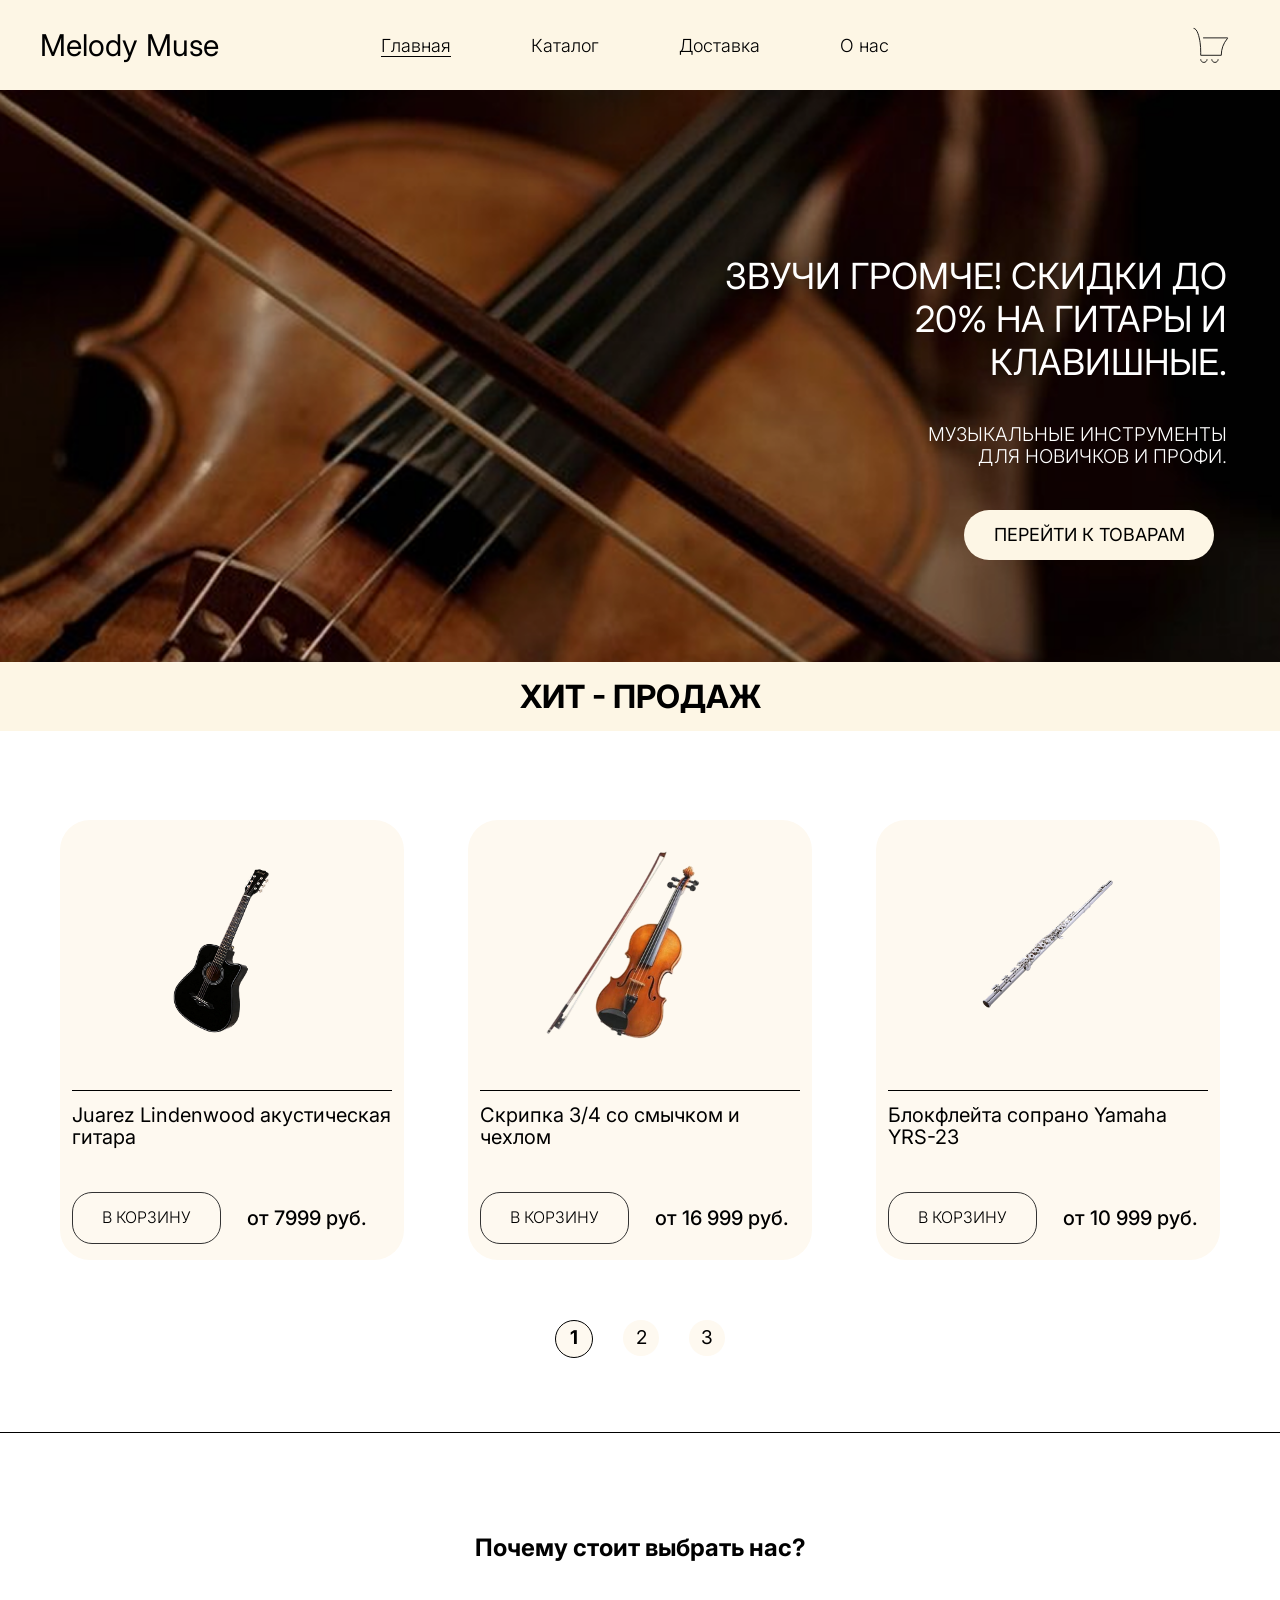
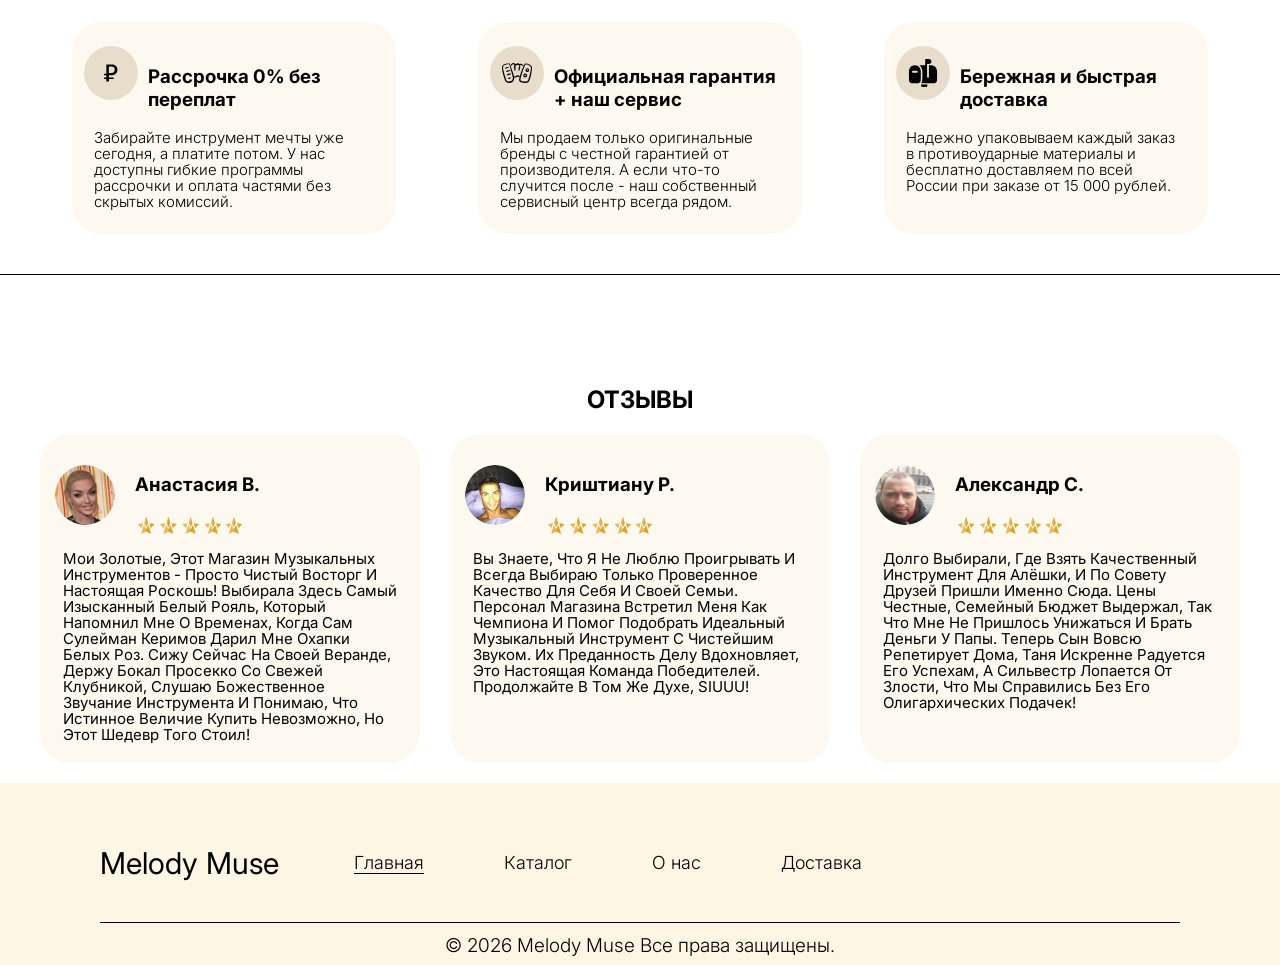
<file: index.html>
<!DOCTYPE html>
<html lang="ru">

<head>
    <meta charset="UTF-8">
    <meta name="viewport" content="width=device-width, initial-scale=1.0">
    <link rel="preconnect" href="https://fonts.googleapis.com">
    <link rel="preconnect" href="https://fonts.gstatic.com" crossorigin>
    <link
        href="https://fonts.googleapis.com/css2?family=Inter:ital,opsz,wght@0,14..32,100..900;1,14..32,100..900&display=swap"
        rel="stylesheet">
    <link rel="stylesheet" href="css/style.css">
    <title>Главная</title>
</head>

<body>
    <header>
        <a class="logo">Melody Muse</a>
        <nav>
            <ul>
                <li><a href="index.html" class="active">Главная</a></li>
                <li><a href="catalog.html">Каталог</a></li>
                <li><a href="delivery.html">Доставка</a></li>
                <li><a href="about.html">О нас</a></li>
            </ul>
        </nav>
        <a href="#" class="shop"><img src="img/shop.svg" alt=""></a>
    </header>

    <main>
        <section class="banner">
            <img src="img/banner.png" alt="" class="banner-img">
            <h1>Звучи громче! Скидки до<br>20% на гитары и<br>клавишные.</h1>
            <p>Музыкальные инструменты<br>для новичков и профи.</p>
            <a href="one_product.html" class="btn">Перейти к товарам</a>
        </section>

        <h2 class="hits">ХИТ - ПРОДАЖ</h2>

        <section class="products">
            <div class="card">
                <img src="img/1.png" alt="Гитара">
                <h3>Juarez Lindenwood акустическая гитара</h3>
                <div class="buy">
                    <a href="#" class="to-buy">В корзину</a>
                    <span>от 7999 руб.</span>
                </div>
            </div>
            <div class="card">
                <img src="img/2.png" alt="Скрипка">
                <h3>Скрипка 3/4 со смычком и чехлом</h3>
                <div class="buy">
                    <a href="#" class="to-buy">В корзину</a>
                    <span>от 16 999 руб.</span>
                </div>
            </div>
            <div class="card">
                <img src="img/3.png" alt="Флейта">
                <h3>Блокфлейта сопрано Yamaha YRS-23</h3>
                <div class="buy">
                    <a href="#" class="to-buy">В корзину</a>
                    <span>от 10 999 руб.</span>
                </div>
            </div>
        </section>

        <div class="pages">
            <a href="#" class="current">1</a>
            <a href="#">2</a>
            <a href="#">3</a>
        </div>


        <section class="why">
            <h2>Почему стоит выбрать нас?</h2>
            <div class="why-list">
                <div class="why-card">
                    <div class="why-top">
                        <div class="icon"><img src="img/rub.svg" alt=""></div>
                        <h3>Рассрочка 0% без переплат</h3>
                    </div>
                    <p>Забирайте инструмент мечты уже сегодня, а платите потом. У нас доступны гибкие программы
                        рассрочки и оплата частями без скрытых комиссий.</p>
                </div>
                <div class="why-card">
                    <div class="why-top">
                        <div class="icon"><img src="img/g.svg" alt=""></div>
                        <h3>Официальная гарантия + наш сервис</h3>
                    </div>
                    <p>Мы продаем только оригинальные бренды с честной гарантией от производителя. А если что-то
                        случится после - наш собственный сервисный центр всегда рядом.</p>
                </div>
                <div class="why-card">
                    <div class="why-top">
                        <div class="icon"><img src="img/delivery.svg" alt=""></div>
                        <h3>Бережная и быстрая доставка</h3>
                    </div>
                    <p>Надежно упаковываем каждый заказ в противоударные материалы и бесплатно доставляем по всей России
                        при заказе от 15 000 рублей.</p>
                </div>
            </div>
        </section>


        <section class="reviews">
            <h2>ОТЗЫВЫ</h2>
            <div class="reviews-list">
                <div class="review">
                    <div class="review-head">
                        <img src="img/i1.png" alt="">
                        <div>
                            <h3>Анастасия В.</h3>
                            <img src="img/stars.svg" class="stars">
                        </div>
                    </div>
                    <p>Мои золотые, этот магазин музыкальных инструментов - просто чистый восторг и настоящая роскошь!
                        Выбирала здесь самый изысканный белый рояль, который напомнил мне о временах, когда сам Сулейман
                        Керимов дарил мне охапки белых роз. Сижу сейчас на своей веранде, держу бокал просекко со свежей
                        клубникой, слушаю божественное звучание инструмента и понимаю, что истинное величие купить
                        невозможно, но этот шедевр того стоил!</p>
                </div>
                <div class="review">
                    <div class="review-head">
                        <img src="img/i2.png" alt="">
                        <div>
                            <h3>Криштиану Р.</h3>
                            <img src="img/stars.svg" class="stars">
                        </div>
                    </div>
                    <p>Вы знаете, что я не люблю проигрывать и всегда выбираю только проверенное качество для себя и
                        своей семьи. Персонал магазина встретил меня как чемпиона и помог подобрать идеальный
                        музыкальный инструмент с чистейшим звуком. Их преданность делу вдохновляет, это настоящая
                        команда победителей. Продолжайте в том же духе, SIUUU!</p>
                </div>
                <div class="review">
                    <div class="review-head">
                        <img src="img/i3.png" alt="">
                        <div>
                            <h3>Александр С.</h3>
                            <img src="img/stars.svg" class="stars">
                        </div>
                    </div>
                    <p>Долго выбирали, где взять качественный инструмент для Алёшки, и по совету друзей пришли именно
                        сюда. Цены честные, семейный бюджет выдержал, так что мне не пришлось унижаться и брать деньги у
                        папы. Теперь сын вовсю репетирует дома, Таня искренне радуется его успехам, а Сильвестр лопается
                        от злости, что мы справились без его олигархических подачек!</p>
                </div>
            </div>
        </section>

    </main>

    <footer>
        <div class="footer-top">
            <a class="logo">Melody Muse</a>
            <nav>
                <ul>
                    <li><a href="index.html" class="active">Главная</a></li>
                    <li><a href="catalog.html">Каталог</a></li>
                    <li><a href="about.html">О нас</a></li>
                    <li><a href="delivery.html">Доставка</a></li>
                </ul>
            </nav>
        </div>
        <p>© 2026 Melody Muse Все права защищены.</p>
    </footer>

</body>


</html>
</file>
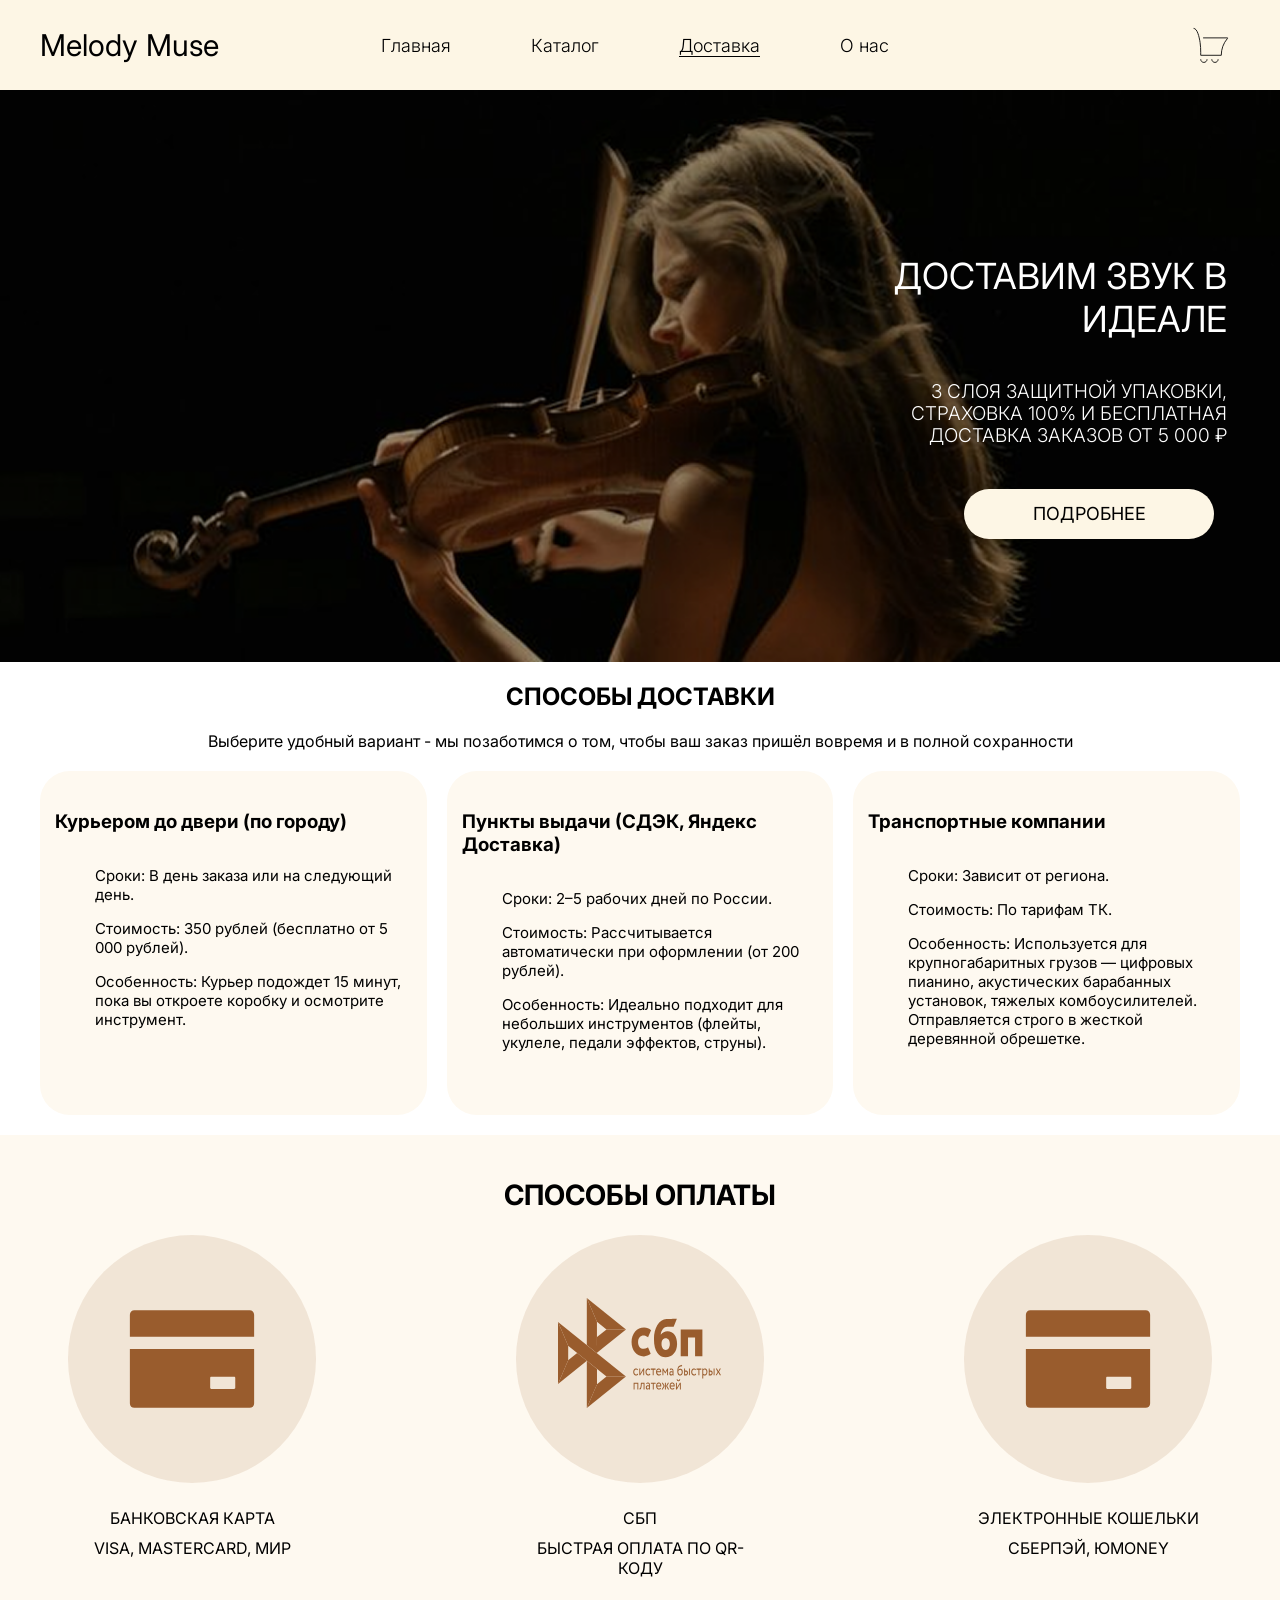
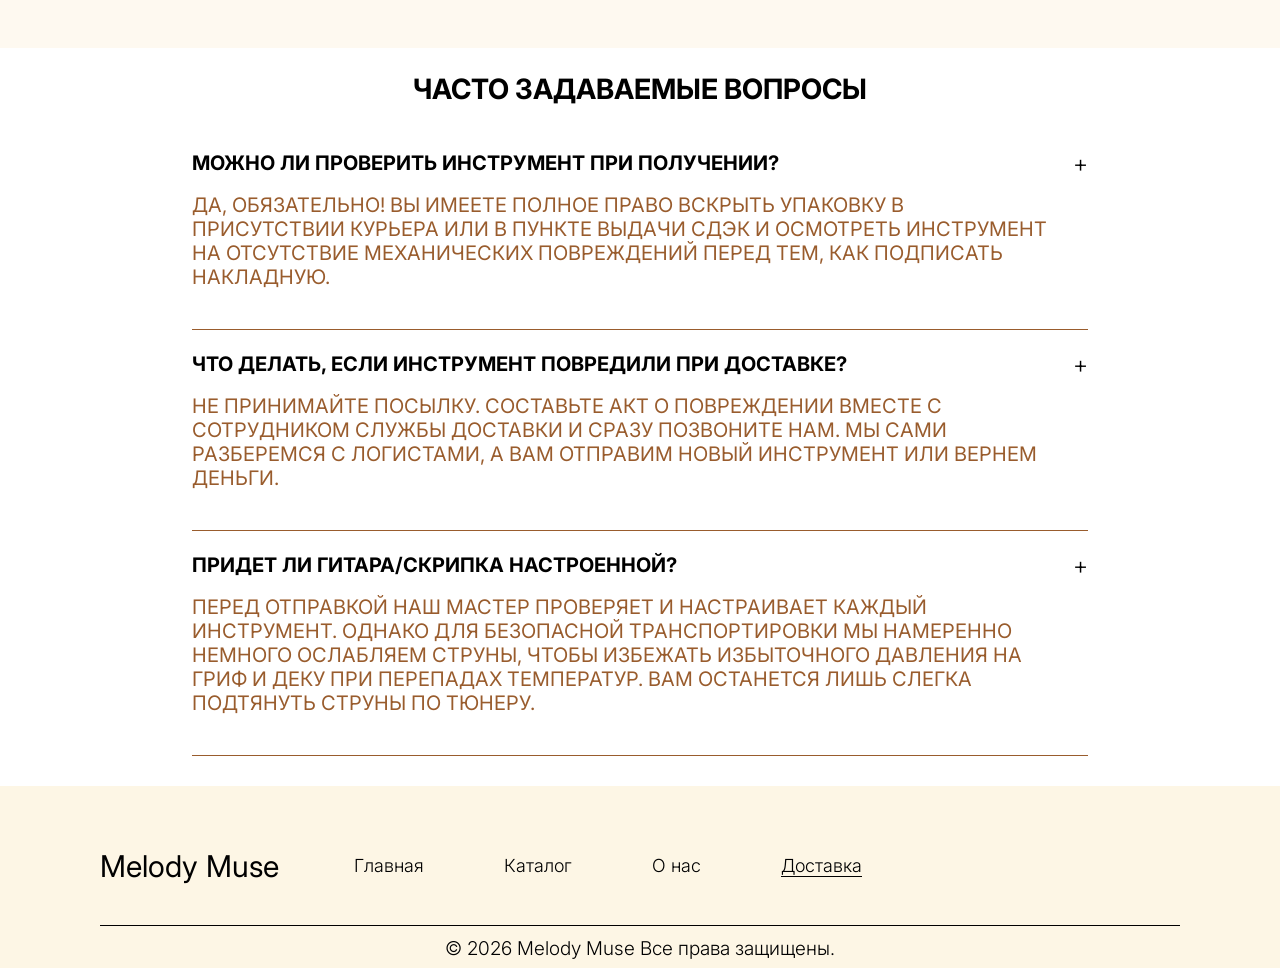
<file: delivery.html>
<!DOCTYPE html>
<html lang="ru">

<head>
    <meta charset="UTF-8">
    <meta name="viewport" content="width=device-width, initial-scale=1.0">
    <title>Доставка</title>
    <link rel="preconnect" href="https://fonts.googleapis.com">
    <link rel="preconnect" href="https://fonts.gstatic.com" crossorigin>
    <link
        href="https://fonts.googleapis.com/css2?family=Inter:ital,opsz,wght@0,14..32,100..900;1,14..32,100..900&display=swap"
        rel="stylesheet">
    <link rel="stylesheet" href="css/style.css">
</head>

<body>
    <header>
        <a class="logo">Melody Muse</a>
        <nav>
            <ul>
                <li> <a href="index.html"> Главная</a></li>
                <li><a href="catalog.html">Каталог</a></li>
                <li><a href="delivery.html" class="active">Доставка</a></li>
                <li><a href="about.html">О нас</a></li>
            </ul>
        </nav>
        <a href="#" class="shop"><img src="img/shop.svg" alt=""></a>
    </header>


    <main>
        <section class="banner">
            <img src="img/b2.png" alt="" class="banner-img">
            <h1>Доставим звук в<br>идеале</h1>
            <p>3 слоя защитной упаковки,<br>страховка 100% и бесплатная<br>доставка заказов от 5 000 ₽</p>
            <a href="catalog.html" class="btn">Подробнее</a>
        </section>

        <section class="title">
            <div class = "info2">
            <h2>СПОСОБЫ ДОСТАВКИ</h2>
            <p>Выберите удобный вариант - мы позаботимся о том, чтобы ваш заказ пришёл вовремя и в полной сохранности
            </p>
            </div>
            <div class="reviews-list">
                <div class="review2">
                    <div class="review-head">
                        <div>
                            <h3>Курьером до двери (по городу)</h3>
                        </div>
                    </div>
                    <ul>Сроки: В день заказа или на следующий день.</ul>
                        <ul>Стоимость: 350 рублей (бесплатно от 5 000 рублей).</ul>
                       <ul>Особенность: Курьер подождет 15 минут, пока вы откроете коробку и осмотрите инструмент.</ul>
                </div>

                <div class="review2">
                    <div class="review-head">
                        <div>
                            <h3>Пункты выдачи (СДЭК, Яндекс Доставка)</h3>
                        </div>
                    </div>
                    <ul>Сроки: 2–5 рабочих дней по России.</ul>
                      <ul>Стоимость: Рассчитывается автоматически при оформлении (от 200 рублей).</ul>
                        <ul>Особенность: Идеально подходит для небольших инструментов (флейты, укулеле, педали эффектов,
                        струны).</ul>
                </div>

                <div class="review2">
                    <div class="review-head">
                        <div>
                            <h3>Транспортные компании</h3>
                        </div>
                    </div>
                    <ul>Сроки: Зависит от региона.</ul>
                     <ul>Стоимость: По тарифам ТК.</ul>
                      <ul>Особенность: Используется для крупногабаритных грузов — цифровых пианино, акустических барабанных установок, тяжелых комбоусилителей. Отправляется строго в жесткой деревянной
                        обрешетке.
                </div>
        </section>

        <section class="type_pay">
            <h2>Способы оплаты</h2>
            <div class="list-pay">
                <div class="card-pay">
                    <img src="img/card.svg" alt="">
                    <span>БАНКОВСКАЯ КАРТА</span>
                    <p>Visa, Mastercard, мир</p>
                </div>

                <div class="card-pay">
                    <img src="img/sbp.svg" alt="">
                    <span>СБП</span>
                    <p>БЫСТРАЯ ОПЛАТА
                        по qr-коду </p>
                </div>

                <div class="card-pay">
                    <img src="img/card.svg" alt="">
                    <span>ЭЛЕКТРОННЫЕ КОШЕЛЬКИ</span>
                    <p>СБЕРПЭЙ, ЮMONEY</p>
                </div>
            </div>
        </section>


        <section class="last-list">
            <div class="block3">
                <h2 class="title-last">Часто задаваемые вопросы</h2>

                <div class="faq">
                    <details class="faq-item" open>
                        <summary>Можно ли проверить инструмент при получении?</summary>
                        <p>Да, обязательно! Вы имеете полное право вскрыть упаковку в присутствии курьера или в пункте выдачи СДЭК и осмотреть инструмент на отсутствие механических повреждений перед тем, как подписать накладную.</p>
                    </details>
                    <details class="faq-item" open>
                        <summary>Что делать, если инструмент повредили при доставке?</summary>
                        <p>Не принимайте посылку. Составьте акт о повреждении вместе с сотрудником службы доставки и сразу позвоните нам. Мы сами разберемся с логистами, а вам отправим новый инструмент или вернем деньги.</p>
                    </details>
                    <details class="faq-item" open>
                        <summary>Придет ли гитара/скрипка настроенной?</summary>
                        <p>Перед отправкой наш мастер проверяет и настраивает каждый инструмент. Однако для безопасной транспортировки мы намеренно немного ослабляем струны, чтобы избежать избыточного давления на гриф и деку при перепадах температур. Вам останется лишь слегка подтянуть струны по тюнеру.</p>
                    </details>
                </div>
            </div>
        </section>

    </main>
    <footer>
        <div class="footer-top">
            <a class="logo">Melody Muse</a>
            <nav>
                <ul>
                    <li><a href="index.html">Главная</a></li>
                    <li><a href="catalog.html">Каталог</a></li>
                    <li><a href="about.html">О нас</a></li>
                    <li><a href="delivery.html" class="active">Доставка</a></li>
                </ul>
            </nav>
        </div>
        <p>© 2026 Melody Muse Все права защищены.</p>
    </footer>

</body>

</html>
</file>
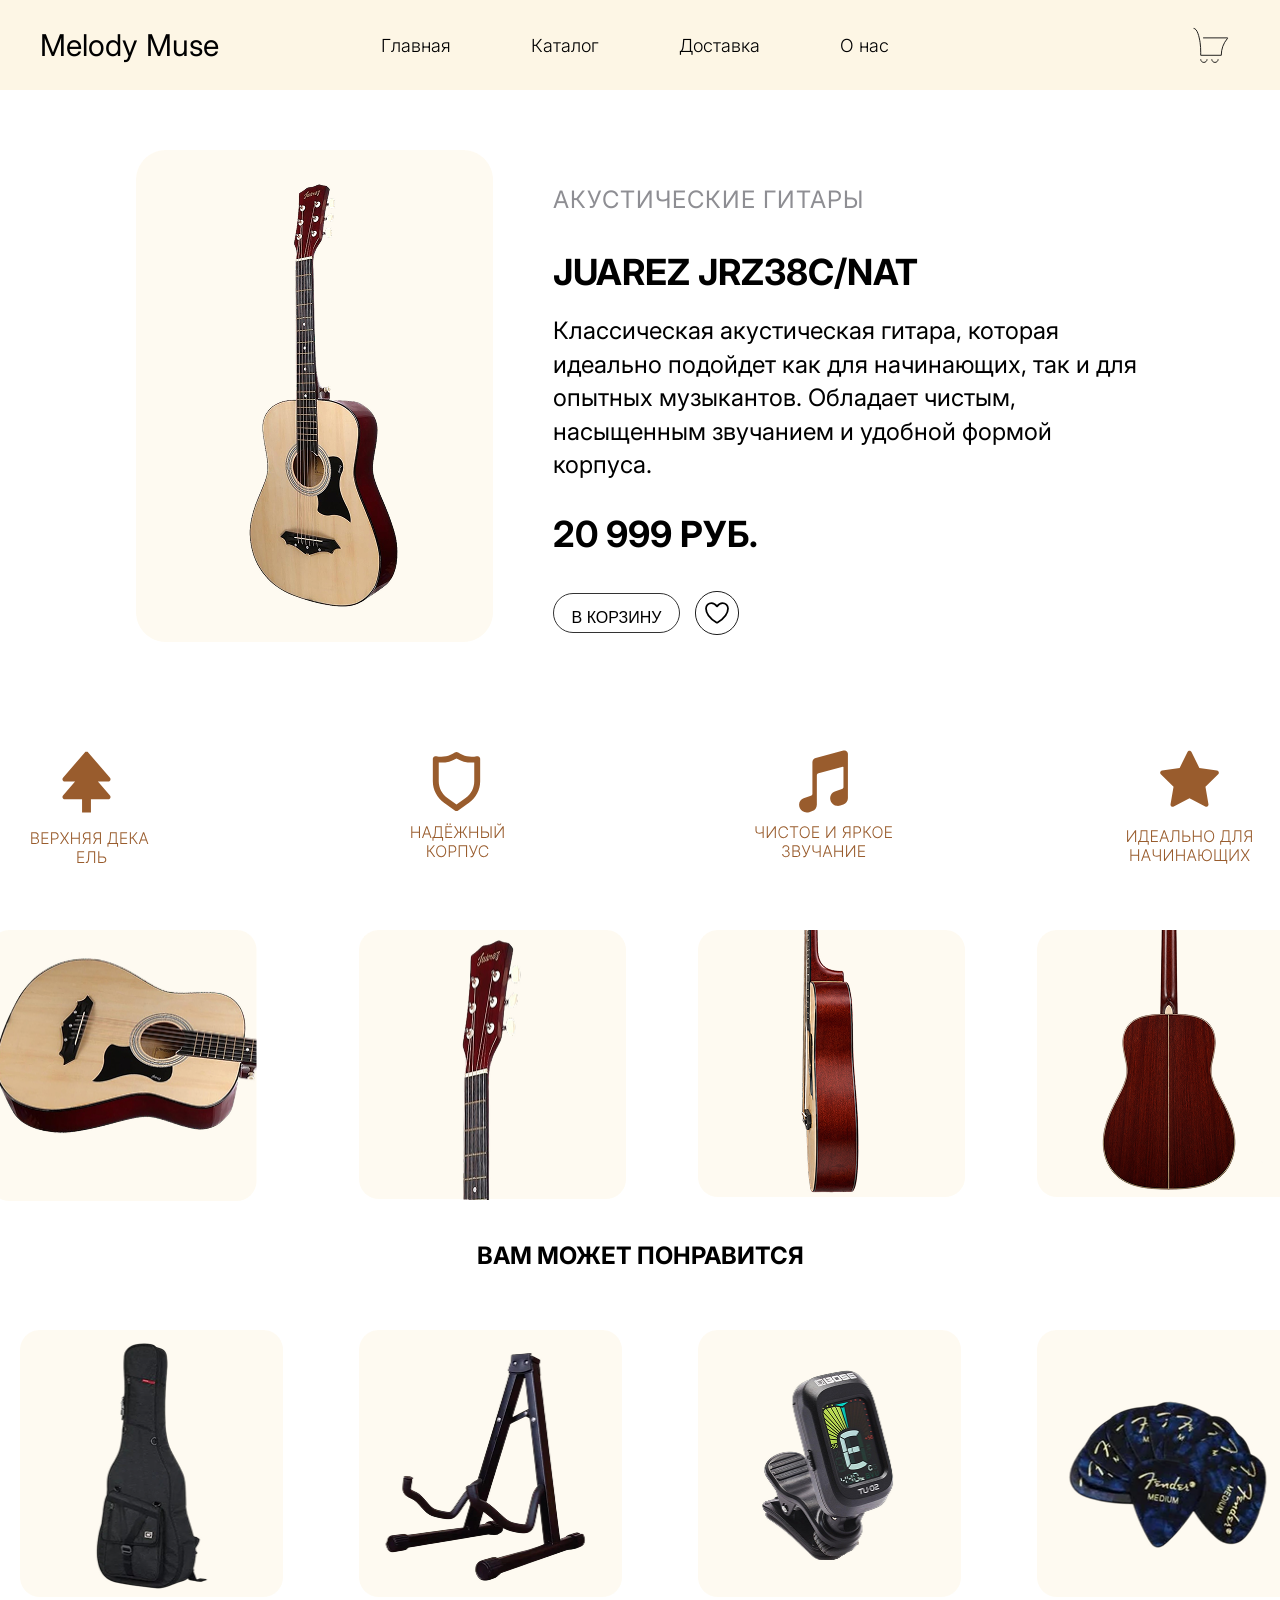
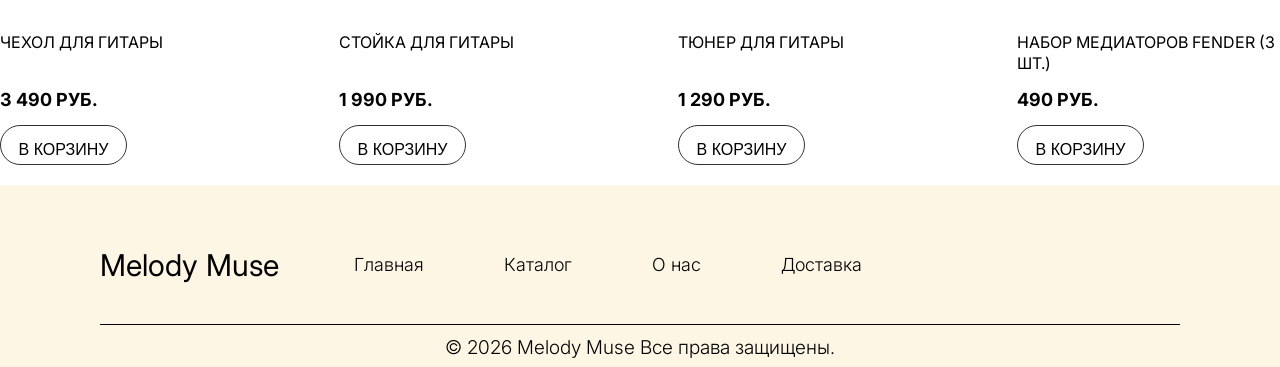
<file: one_product.html>
<!DOCTYPE html>
<html lang="ru">

<head>
    <meta charset="UTF-8">
    <meta name="viewport" content="width=device-width, initial-scale=1.0">
    <title>Доставка</title>
    <link rel="preconnect" href="https://fonts.googleapis.com">
    <link rel="preconnect" href="https://fonts.gstatic.com" crossorigin>
    <link
        href="https://fonts.googleapis.com/css2?family=Inter:ital,opsz,wght@0,14..32,100..900;1,14..32,100..900&display=swap"
        rel="stylesheet">
    <link rel="stylesheet" href="css/style.css">
</head>

<body>
    <header>
        <a class="logo">Melody Muse</a>
        <nav>
            <ul>
                <li> <a href="index.html"> Главная</a></li>
                <li><a href="catalog.html">Каталог</a></li>
                <li><a href="delivery.html">Доставка</a></li>
                <li><a href="about.html">О нас</a></li>
            </ul>
        </nav>
        <a href="#" class="shop"><img src="img/shop.svg" alt=""></a>
    </header>


    <main>
        <section class="product">
            <div class="product_photo">
                <img src="img/product-g.png">
            </div>

            <div class="product_info">
                <p class="product_category">Акустические гитары</p>
                <h1 class="product_title">Juarez JRZ38C/NAT</h1>
                <p class="product_desc">
                    Классическая акустическая гитара, которая идеально подойдет как для начинающих, так и для опытных
                    музыкантов. Обладает чистым, насыщенным звучанием и удобной формой корпуса.
                </p>
                <p class="product_price">20 999 руб.</p>

                <div class="product_actions">
                    <button type="button" class="to-buy">В корзину</button>
                    <img src="img/like.svg">
                </div>
            </div>
        </section>

        <section class="icon-list">
            <div class="list222">
                <div class="card-icon">
                    <img src="img/tree.svg" alt="">

                </div>
                <div class="card-icon">
                    <img src="img/s.svg" alt="">

                </div>
                <div class="card-icon">
                    <img src="img/notes.svg" alt="">

                </div>
                <div class="card-icon">
                    <img src="img/star.svg" alt="">
                </div>
        </section>

        <section class="photo-list">
            <div class="photo">
                <img src="img/ii1.png">
                <img src="img/ii2.png">
                <img src="img/ii13.png">
                <img src="img/ii14.png">
            </div>
        </section>

        <section class="other_products">
            <h1>ВАМ МОЖЕТ ПОНРАВИТСЯ</h1>

            <div class="other_list">


                <div class="card67">
                    <img src="img/i21.png">
                    <div class="info-other">
                        <h2>ЧЕХОЛ ДЛЯ ГИТАРЫ</h2>
                        <span>3 490 РУБ.</span>
                        <button type="button" class="to-buy">В корзину</button>
                    </div>
                </div>

                <div class="card67">
                    <img src="img/i22.png">
                    <div class="info-other">
                        <h2>СТОЙКА ДЛЯ ГИТАРЫ</h2>
                        <span>1 990 РУБ.</span>
                        <button type="button" class="to-buy">В корзину</button>
                    </div>
                </div>

                <div class="card67">
                    <img src="img/i23.png">
                    <div class="info-other">
                        <h2>ТЮНЕР ДЛЯ ГИТАРЫ</h2>
                        <span>1 290 РУБ.</span>
                        <button type="button" class="to-buy">В корзину</button>
                    </div>
                </div>

                <div class="card67">
                    <img src="img/i24.png">
                    <div class="info-other">
                        <h2>НАБОР МЕДИАТОРОВ
                            FENDER (3 ШТ.)</h2>
                        <span>490 РУБ.</span>
                        <button type="button" class="to-buy">В корзину</button>
                    </div>
                </div>


            </div>

        </section>
    </main>
    <footer>
        <div class="footer-top">
            <a class="logo">Melody Muse</a>
            <nav>
                <ul>
                    <li><a href="index.html">Главная</a></li>
                    <li><a href="catalog.html">Каталог</a></li>
                    <li><a href="about.html">О нас</a></li>
                    <li><a href="delivery.html">Доставка</a></li>
                </ul>
            </nav>
        </div>
        <p>© 2026 Melody Muse Все права защищены.</p>
    </footer>

</body>

</html>
</file>
<file: css/style.css>
body {
  font-family: 'Inter', sans-serif;
  color: #000000;
  background: #FFFFFF;
  margin: 0;
  padding: 0;
}

header {
  height: 90px;
  background: #FDF6E5;
  display: flex;
  align-items: center;
  padding: 0 50px 0 40px;
}

.logo {
  font-size: 30px;
}

header > .logo {
  flex: 1;
}

header > nav {
  display: flex;
  justify-content: center;
}

nav {
  font-size: 18px;
  font-weight: 300;
}

nav> ul {
  display: flex;
  gap: 80px;
  list-style: none;
  margin: 0;
  padding: 0;
}

nav>ul>li> a{
  text-decoration: none;
  color: #000000;
}
nav>ul>li> a:hover{
    color: #e4d5b3;
}

.active {
  text-decoration: underline;
  text-underline-offset: 4px;
}

.shop {
  flex: 1;
  display: flex;
  justify-content: flex-end;
}
.shop{
    color: #e4d5b3;

}

.shop > img {
  display: block;
  width: 38px;
}

footer{
  background: #FDF6E5;
  padding: 60px 100px 8px;
}

.footer-top {
  display: flex;
  align-items: center;
  gap: 75px;
  height: 40px;
}

footer > .logo {
  font-size: 42px;
  line-height: 40px;
}

footer>p{
  margin: 39px 0 0;
  padding-top: 12px;
  border-top: 1px solid #000000;
  text-align: center;
  font-size: 19px;
  line-height: 22px;
  font-weight: 300;
}

.banner{
  position: relative;
  height: 572px;
  display: flex;
  flex-direction: column;
  align-items: flex-end;
  text-align: right;
  padding: 165px 53px 0 0;
  box-sizing: border-box;
  color: #FFFFFF;
  text-transform: uppercase;
  overflow: hidden;
}

.banner-img{
  position: absolute;
  top: 0;
  left: 0;
  width: 100%;
  height: 100%;
  object-fit: cover;
  z-index: -1;
}

.banner>h1 {
  margin: 0;
  font-size: 36px;
  line-height: 43px;
  font-weight: 400;
}

.banner > p {
  margin: 40px 0 0;
  font-size: 19px;
  line-height: 22px;
  font-weight: 300;
}

.btn{
  margin: 42px 13px 0 0;
  width: 250px;
  height: 50px;
  line-height: 50px;
  text-align: center;
  border-radius: 26px;
  background: #FDF6E5;
  color: #000000;
  font-size: 18px;
  text-decoration: none;
}
.btn:hover{
    background: #a99d82;
}
.hits{
  padding: 15px;
  font-size: 32px;
  text-align: center;
  color: #000000;
  background-color: #FDF6E5;
  margin: 0;
}

.products{
  display: flex;
  justify-content: space-between;
  padding: 89px 60px 0;
}

.card{
  width: 320px;
  height: 440px;
  background: #FEF9F0;
  border-radius: 30px;
  padding: 0 12px;
}

.card>img {
  display: block;
  margin: 0 auto;       
  width: 60%;
  height: 250px;
  object-fit: contain;
}

.card > h3 {
  height: 68px;
  padding-top: 13px;
  border-top: 1px solid #000;
  font-size: 20px;
  line-height: 22px;
  font-weight: 400;
}

.buy{
  display: flex;
  align-items: center;
  gap: 26px;
}

.to-buy{
  width: 127px;
  height: 40px;
  line-height: 38px;
  text-align: center;
  border: 1px solid #000;
  border-radius: 20px;
  font-size: 15px;
  font-weight: 300;
  text-decoration: none;
  color: #000000;
}
.to-buy:hover{
  background-color: #0000005d;
}

.buy>span{
  font-size: 20px;
  font-weight: 500;
}


.pages{
  display: flex;
  justify-content: center;
  gap: 30px;
  margin-top: 60px;
}

.pages > a {
  width: 36px;
  height: 36px;
  line-height: 36px;
  text-align: center;
  border-radius: 50%;
  background: #FEF9F0;
  font-size: 19px;
  color: #000000;
  text-decoration: none;
}

.pages > .current {
  border: 1px solid #000;
  line-height: 34px;
  font-weight: 700;
}

.why {
  border-top: 1px solid #000;
  border-bottom: 1px solid #000;
  margin-top: 74px;
  margin-bottom: 110px;
  padding: 40px 0;
  
}

.why>h2 {
  text-align: center;
  margin: 60px 0;
}

.why-list {
  display: flex;
  justify-content: space-between;
  padding: 0 72px;
}

.why-card {
  width: 300px;
  height: auto;
  background: #FEF9F0;
  border-radius: 30px;
  padding: 24px 12px;
}

.why-top{
  display: flex;
  gap: 10px;
  min-height: 84px;
}

.icon {
  flex-shrink: 0;
  width: 54px;
  height: 54px;
  border-radius: 50%;
  background: #E8DCCB;
  display: flex;
  align-items: center;
  justify-content: center;
}

.icon>img {
  width: 30px;
}

.why-card>h3 {
  font-size: 24px;
  line-height: 26px;
  font-weight: 400;
}

.why-card >p {
  margin: 0 20px 0 10px;
  font-size: 15px;
  line-height: 16px;
  font-weight: 300;
}

.reviews>h2 {
  margin-top: 0;
  text-align: center;
}

.reviews-list {
  display: flex;
  justify-content: space-between;
  gap: 20px;
  margin: 20px 40px;
 
}

.review {
  width: 350px;
  height: auto;
  background: #FEF9F0;
  border-radius: 30px;
  padding: 20px 15px;
}

.review-head {
  display: flex;
  align-items: center;
  gap: 20px;
}

.review-head > img {
  width: 60px;
  height: 60px;
  border-radius: 50%;
  object-fit: cover;
}

.review>h3 {
  font-size: 24px;
  line-height: 29px;
  font-weight: 400;
}

.stars {
  display: block;
  width: 110px;        
  height: auto;        
  margin-top: 6px;   
  margin-left: 0;
  object-fit: contain;
}

.review>p {
  margin: 14px 8px 0;
  font-size: 15px;
  line-height: 16px;
  text-transform: capitalize;
}

.info2{
  text-align: center;
}
.review2{
  width: 365px;
  height: 304px;
  background: #FEF9F0;
  border-radius: 30px;
  padding: 20px 15px;
  text-align: left;
}

.review2 > h3 {
  font-size: 24px;
}
.review2 > ul {
  font-size: 15px;
}
.type_pay{
  background-color: #FEF9F0;
}
.type_pay>h2{
  text-align: center;
  font-size: 28px;
  text-transform: uppercase;
}

.type_pay {
  padding-top: 20px; 
  padding-bottom: 70px; 
}

.list-pay {
  display: flex;
  justify-content: center;
  align-items: flex-start;
  gap: 200px; 
  flex-wrap: wrap;
}

.card-pay {
  display: flex;
  flex-direction: column;
  align-items: center; 
  text-align: center;  
  width: 248px;
}

.card-pay> img {
  width: 248px;
  height: 248px;
  object-fit: contain;
  margin-bottom: 25px; 
}


.card-pay> span {
  display: block;
  text-transform: uppercase;
  margin-bottom: 10px;
}


.card-pay> p {
  margin: 0;
  text-transform: uppercase;
}

.faq {
    width: 70%;
    margin: 0 auto;
    padding-bottom: 30px;
}
.title-last{
  text-align: center;
  font-size: 28px;
  text-transform: uppercase;
}

.faq-item {
    border-bottom: 1px solid #995C2D;
    padding: 20px 0;
}

.faq-item > summary {
    display: flex;
    justify-content: space-between;
    align-items: center;
    font-size: 20px;
    font-weight: bold;
    text-transform: uppercase;
    cursor: pointer;
    list-style: none;
    user-select: none;
}

.faq-item > summary::after {
    content: '+';
    font-size: 24px;
    font-weight: 300;
    color: #000000;
}

.faq-item>p {
    margin-top: 15px;
    font-size: 20px;
    color: #995C2D;
    padding-right: 40px;
    text-transform: uppercase;

}

.image>img{
  width: 357px;
  margin: 40px;
}
.icon-list{
  padding: 40px;
  margin-top: 30px;
}
.list222{
  display: flex;
  justify-content: center;
  gap: 199px;
}

.photo{
  display: flex;
  justify-content: center;
  gap: 72px;
}
.photo-list{
  padding: 20px;
}
.product {
    display: flex;
    justify-content: center;
    align-items: center;
    gap: 60px; 
    width: 70%;
    margin: 40px auto;
    padding: 20px;
}

.product_photo>img {
    width: 357px;
    height: 492px;
    object-fit: contain;
}


.product_info {
    display: flex;
    flex-direction: column;
    align-items: flex-start;
}

.product_category {
    font-size: 24px;
    text-transform: uppercase;
    color: #8E8E93; 
    letter-spacing: 1px;
    margin-bottom: 16px ;
}

.product_title {
    font-size: 36px;
    font-weight: bold;
    color: #000000;
    margin: 20px 0 20px 0;
    text-transform: uppercase;
}

.product_desc {
    font-size: 24px;
    line-height: 1.4;
    color: #000000;
    width: 591px; 
    margin: 0 0 30px 0;
}


.product_price {
    font-size: 36px;
    font-weight: bold;
    color: #000000;
    margin: 0 0 35px 0;
    text-transform: uppercase;
}
.product_actions{
    display: flex;
    align-items: center;
    gap: 15px; 
}

.product_actions>img {
    width: 44px;  
    height: 44px;
    cursor: pointer;
}

.to-buy {
    font-size: 16px;
    color: #000000;
    text-transform: uppercase; 
    background-color: transparent;
    border: 1px solid #333333;     
    border-radius: 20px;
    padding: 5px 10px;
    cursor: pointer;
}

.product_actions .to-buy:hover,
.product_actions img:hover {
    opacity: 0.7;
}


.other_list {
    display: flex;
    justify-content: center; 
    gap: 76px; 
    padding: 20px 0;
}

.card67 {
    display: flex;
    flex-direction: column;
    width: 267px;
    box-sizing: border-box;
}


.card67 > img {
    width: 100%;
    height: 267px; 
    display: block;
    padding: 20px;
    margin-bottom: 15px;
}

.info-other{
    display: flex;
    flex-direction: column;
}

.info-other>h2 {
    font-size: 16px;
    text-transform: uppercase;
    font-weight: normal;
    margin: 0 0 15px 0;
    line-height: 1.3;
    min-height: 42px; 
}

.info-other span {
    display: block;
    font-size: 18px;
    font-weight: bold;
    margin-bottom: 15px;
}
.other_products >h1{
  text-align: center;
}
</file>
